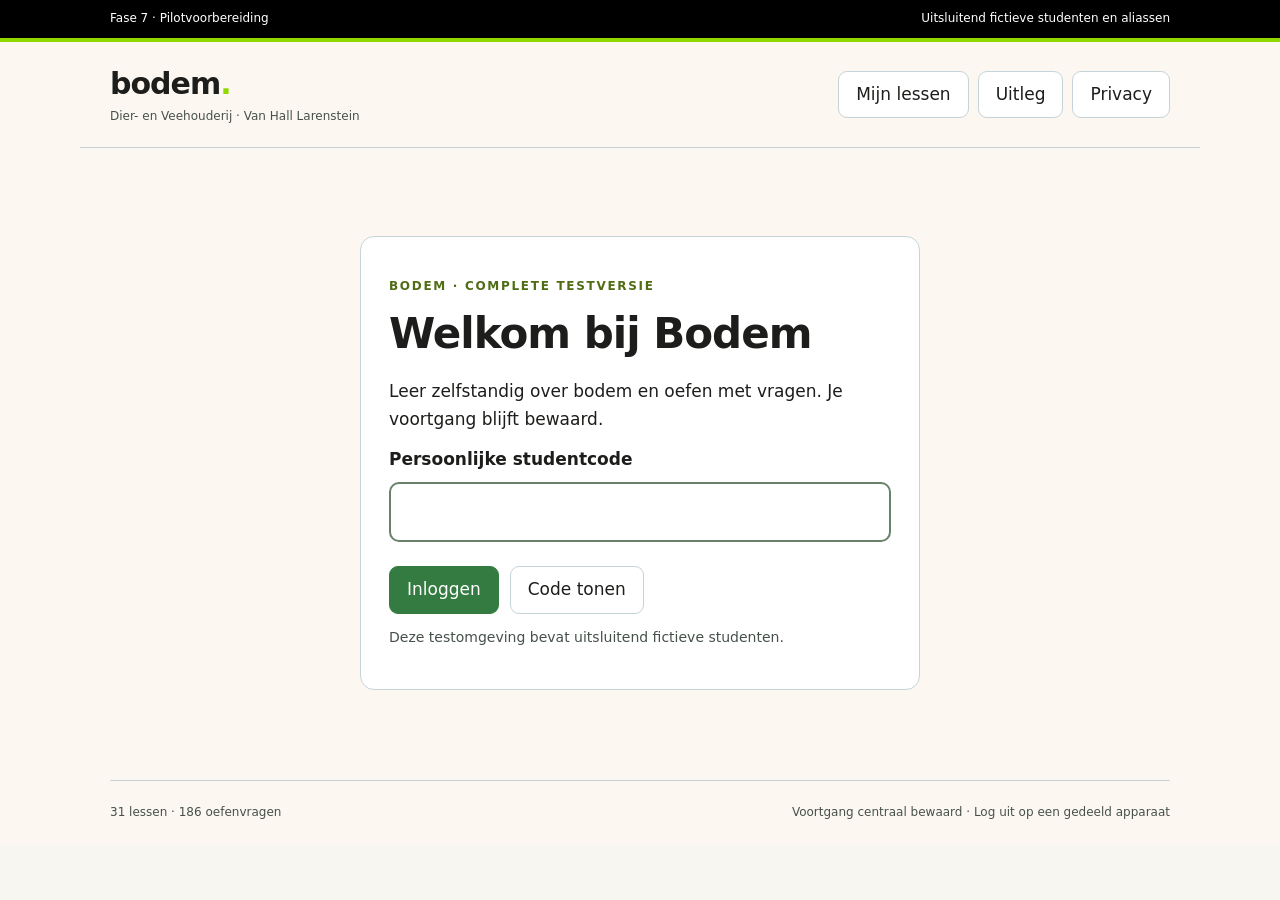
<file: index.html>
<!doctype html>
<html lang="nl">
<head>
  <meta charset="utf-8">
  <meta name="viewport" content="width=device-width,initial-scale=1">
  <meta name="color-scheme" content="light">
  <meta name="robots" content="noindex,nofollow">
  <meta name="referrer" content="no-referrer">
  <meta http-equiv="Content-Security-Policy" content="default-src 'self'; script-src 'self'; style-src 'self'; connect-src https://gxhcsgjbcxgrloxbnexn.supabase.co; img-src 'self' data:; font-src 'self'; base-uri 'self'; form-action 'self'; object-src 'none'">
  <meta name="description" content="Zelfstandig leren en oefenen over bodem voor eerstejaars Dier- en Veehouderij.">
  <title>Bodem · Leren en oefenen</title>
  <link rel="icon" href="data:,">
  <link rel="stylesheet" href="styles.css?v=20260925-4">
  <link rel="stylesheet" href="hvhl-theme.css?v=20260925-4">
  <script src="app.js?v=20260925-4" defer></script>
</head>
<body>
  <a class="skip" href="#main">Ga naar de inhoud</a>
  <div class="testbar"><span>Fase 7 · Pilotvoorbereiding</span><span>Uitsluitend fictieve studenten en aliassen</span></div>
  <header class="site-header">
    <a class="brand" href="#" data-action="dashboard" aria-label="Bodem startpagina">bodem<span>.</span><small>Dier- en Veehouderij · Van Hall Larenstein</small></a>
    <nav aria-label="Hoofdnavigatie"><button data-action="dashboard">Mijn lessen</button><button data-action="help">Uitleg</button><button data-action="privacy">Privacy</button><button data-action="logout" id="logout" hidden>Uitloggen</button></nav>
  </header>
  <p class="account" id="account"></p>
  <div id="notice" class="notice" role="status" hidden></div>
  <main id="main" tabindex="-1"></main>
  <footer><span>31 lessen · 186 oefenvragen</span><span>Voortgang centraal bewaard · Log uit op een gedeeld apparaat</span></footer>
  <dialog id="help-dialog" aria-labelledby="help-title"><h2 id="help-title">Zo werkt de app</h2><p>Kies een les, lees drie korte theoriekaarten en beantwoord daarna zes vragen. Na elk antwoord krijg je uitleg. Je eerste bevestigde antwoord bepaalt je eerste score; opnieuw oefenen verandert die score niet.</p><p>Een les krijgt de status <strong>Doorlopen</strong> als je de theorie hebt afgevinkt en alle zes vragen hebt beantwoord. Er is geen slaaggrens.</p><p>Je voortgang wordt centraal bewaard. Je kunt later met dezelfde persoonlijke code verdergaan, ook op een ander apparaat. Gebruik in deze test alleen fictieve gegevens.</p><button class="primary" data-action="close-help">Sluiten</button></dialog>
  <dialog id="privacy-dialog" aria-labelledby="privacy-title"><h2 id="privacy-title">Privacy in deze pilotvoorbereiding</h2><p>Deze omgeving gebruikt uitsluitend fictieve namen en pilot-aliassen. De app bewaart de alias, klas, lesvoortgang, bevestigde antwoorden en eerste scores. Codes worden niet leesbaar opgeslagen.</p><p>Voer geen echte naam, studentnummer, e-mailadres of andere persoonsgegevens in. Voor gebruik met echte studenten moeten HVHL, bewaartermijn, verantwoordelijk beheer, verwijdering en herstel van gegevens eerst formeel vastleggen.</p><p>Een studentsessie verloopt na acht uur. Uitloggen beëindigt de sessie direct; de lesvoortgang blijft bewaard.</p><button class="primary" data-action="close-privacy">Sluiten</button></dialog>
  <noscript><p>Schakel JavaScript in om de Bodem-app te gebruiken.</p></noscript>
</body>
</html>
</file>
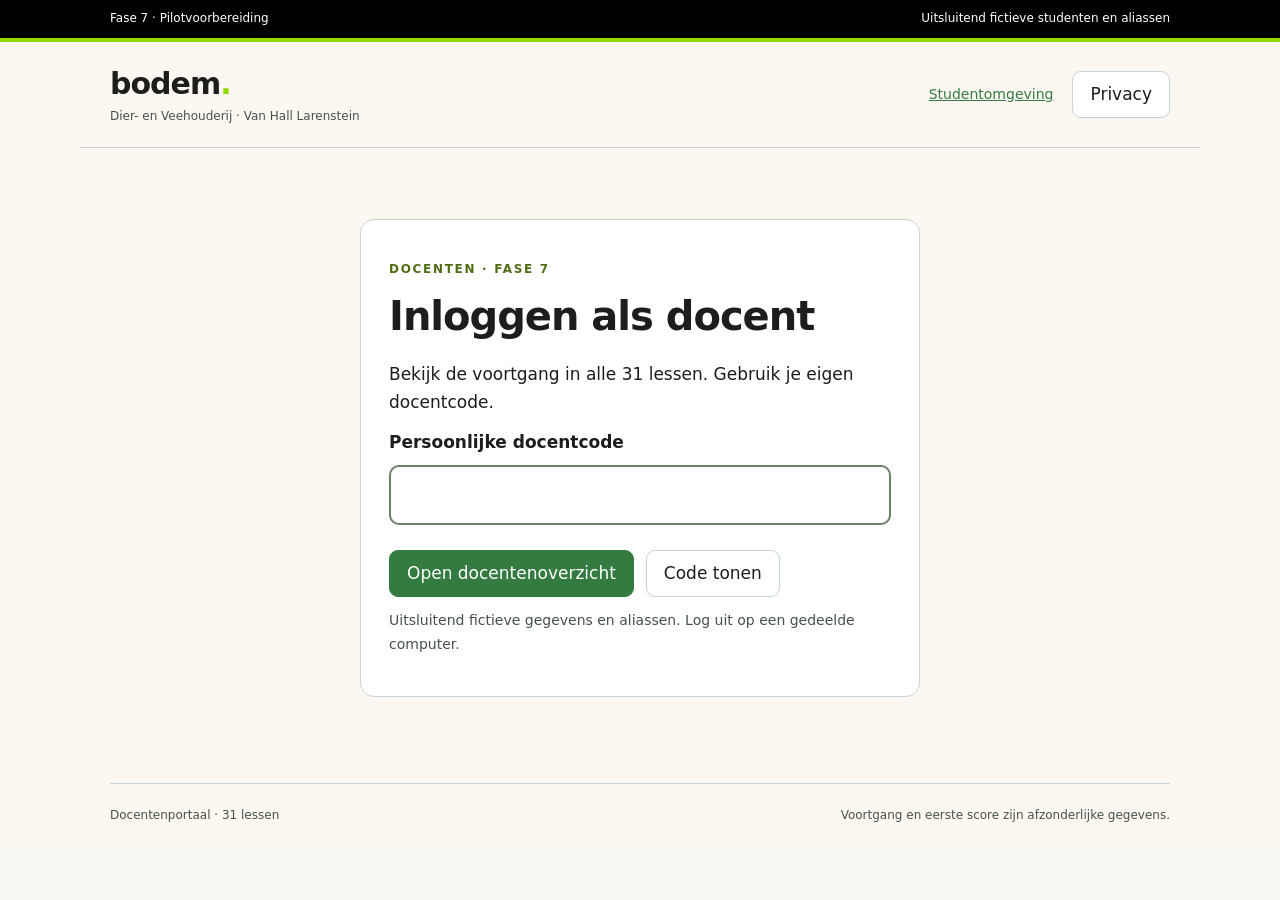
<file: docenten.html>
<!doctype html>
<html lang="nl"><head><meta charset="utf-8"><meta name="viewport" content="width=device-width,initial-scale=1"><meta name="color-scheme" content="light"><meta name="robots" content="noindex,nofollow"><meta name="referrer" content="no-referrer"><meta http-equiv="Content-Security-Policy" content="default-src 'self'; script-src 'self'; style-src 'self'; connect-src https://gxhcsgjbcxgrloxbnexn.supabase.co; img-src 'self' data:; font-src 'self'; base-uri 'self'; form-action 'self'; object-src 'none'"><meta name="description" content="Docentenoverzicht van de complete fictieve Bodem-testomgeving."><title>Bodem · Docenten</title><link rel="icon" href="data:,"><link rel="stylesheet" href="teacher-base.css"><link rel="stylesheet" href="teacher.css"><link rel="stylesheet" href="hvhl-theme.css"><script src="teacher.js" defer></script></head>
<body><a class="skip" href="#main">Ga naar het overzicht</a><div class="testbar"><span>Fase 7 · Pilotvoorbereiding</span><span>Uitsluitend fictieve studenten en aliassen</span></div><header class="site-header"><a class="brand" href="Bodem.html">bodem<span>.</span><small>Dier- en Veehouderij · Van Hall Larenstein</small></a><nav aria-label="Hoofdnavigatie"><a class="portal-link" href="Bodem.html">Studentomgeving</a><button data-action="privacy">Privacy</button><button id="logout" data-action="logout" hidden>Uitloggen</button></nav></header><p class="account" id="account"></p><div id="notice" class="notice" role="status" hidden></div><main id="main" tabindex="-1"></main><footer><span>Docentenportaal · 31 lessen</span><span>Voortgang en eerste score zijn afzonderlijke gegevens.</span></footer><dialog id="detail" aria-labelledby="detail-title"><div id="dialog-content"></div></dialog><dialog id="privacy-dialog" aria-labelledby="privacy-title"><h2 id="privacy-title">Privacy in deze pilotvoorbereiding</h2><p>Gebruik uitsluitend fictieve namen en pilot-aliassen. De app bewaart per alias de klas, lesvoortgang, bevestigde antwoorden en eerste scores. Codes worden niet leesbaar opgeslagen.</p><p>Voeg nog geen echte studenten toe. Voor echt gebruik moeten bewaartermijn, verantwoordelijk beheer, verwijdering, back-ups en de gekozen login met HVHL worden vastgelegd.</p><button class="primary" data-action="close-privacy">Sluiten</button></dialog><noscript><p>Schakel JavaScript in om het docentenportaal te gebruiken.</p></noscript></body></html>
</file>
<file: styles.css>
:root{font-family:system-ui,-apple-system,BlinkMacSystemFont,"Segoe UI",sans-serif;color:#223d30;background:#f7f6f0;line-height:1.65;font-size:17px;--accent:#28634b;--muted:#52695b;--line:#d5ded3;--paper:#fff;--pale:#e8efdf;--warm:#9f784c}
*{box-sizing:border-box}body{margin:0}button,input{font:inherit}button{background:#fff;border:1px solid var(--line);color:inherit;border-radius:9px;padding:11px 17px;line-height:1.4;cursor:pointer;min-height:46px}button:hover:not(:disabled){border-color:var(--accent);background:#f0f5ea}button.primary{color:#fff;background:var(--accent);border-color:var(--accent)}button.primary:hover:not(:disabled){background:#204f3c}button:disabled{opacity:.58;cursor:default}button:focus-visible,a:focus-visible,input:focus-visible{outline:3px solid #bb731d;outline-offset:3px}a{color:var(--accent)}[hidden]{display:none!important}.skip{position:absolute;left:12px;top:-100px;z-index:20;background:white;padding:12px}.skip:focus{top:12px}.testbar{background:#e8ecdf;display:flex;justify-content:space-between;gap:10px;flex-wrap:wrap;padding:9px max(24px,calc((100% - 1060px)/2));font-size:12px;color:#47604b}.site-header{max-width:1120px;padding:24px 30px;margin:auto;display:flex;justify-content:space-between;gap:20px;align-items:center;border-bottom:1px solid var(--line)}.brand{text-decoration:none;color:#203d30;font-size:30px;line-height:1.2;font-weight:700;letter-spacing:-1px}.brand span{color:var(--warm)}.brand small{display:block;color:var(--muted);font-weight:400;font-size:12px;letter-spacing:0;margin-top:7px}nav{display:flex;gap:9px;flex-wrap:wrap}main{max-width:1060px;margin:auto;padding:38px 28px 56px;min-height:65vh}#main:focus{outline:none}h1{font-size:clamp(28px,4.5vw,42px);font-weight:650;line-height:1.2;letter-spacing:-1px;margin:9px 0 18px}h2{font-size:25px;line-height:1.35;font-weight:600;margin:0 0 14px}h3{font-size:19px;line-height:1.4;margin:12px 0}p{margin:12px 0}.kicker{text-transform:uppercase;letter-spacing:1.7px;font-size:12px;color:var(--muted);font-weight:650}.muted{color:var(--muted);font-size:14px}.account{font-size:.85rem;color:#426347;max-width:1060px;margin:16px auto 0;padding:0 28px}.notice{margin:18px auto;max-width:1004px;background:#fff3de;padding:14px 20px;border-left:4px solid #996123;font-size:14px}.hero{background:#e6edde;border-radius:16px;padding:28px;margin:24px 0}.hero-grid{display:grid;grid-template-columns:2fr 1fr;gap:28px;align-items:center}.hero-stats{display:grid;grid-template-columns:1fr 1fr;gap:10px}.hero-stats div{background:#fff8;border-radius:10px;padding:14px}.hero-stats strong{display:block;font-size:27px}.panel{background:#fff;border:1px solid var(--line);border-radius:14px;padding:28px;max-width:850px;margin:auto}.block{margin-top:34px}.block-head{display:flex;justify-content:space-between;align-items:end;gap:15px;border-bottom:1px solid var(--line);margin-bottom:14px}.block-head h2{margin-bottom:8px}.lesson-grid{display:grid;grid-template-columns:repeat(2,minmax(0,1fr));gap:13px}.lesson-card{display:block;width:100%;text-align:left;padding:18px;background:#fff;border-radius:12px;min-height:132px}.lesson-card strong{display:block;font-size:18px;margin:5px 0}.lesson-card small{color:var(--muted)}.lesson-card .status{display:inline-block;border-radius:20px;background:#edf1e8;padding:2px 8px;font-size:12px}.lesson-card .status.done{background:#dcebd9}.lesson-card .status.busy{background:#fff0d9}.lesson-top{display:flex;justify-content:space-between;align-items:start;gap:12px}.badge{display:inline-block;background:#e8efdf;padding:4px 10px;border-radius:20px;font-size:12px}.actions{display:flex;flex-wrap:wrap;gap:11px;margin-top:24px}.statusline{display:flex;flex-wrap:wrap;justify-content:space-between;gap:10px;color:var(--muted);font-size:14px}.progress{height:7px;background:#dce4d7;border-radius:5px;overflow:hidden;margin:10px 0 25px}.progress span{height:100%;display:block;background:var(--accent)}.steps{display:flex;gap:10px;list-style:none;padding:0;margin:20px 0;color:var(--muted);font-size:13px}.steps li{flex:1;border-top:3px solid #dce4d7;padding-top:6px}.steps li.current{color:#234f39;border-color:var(--accent);font-weight:600}.steps li.finished{border-color:#91ac79}fieldset{border:0;padding:0;margin:0;min-width:0}legend{font-size:24px;line-height:1.4;font-weight:600;margin-bottom:20px;padding:0;width:100%}.options{display:grid;gap:12px}.option{display:flex;align-items:flex-start;gap:14px;border:1px solid var(--line);border-radius:9px;padding:17px;cursor:pointer;background:#fff;line-height:1.5}.option input{width:18px;height:18px;accent-color:var(--accent);flex:none;margin-top:5px}.option .letter{font-weight:650;flex:none}.option:has(input:checked){background:#eaf2e4;border:2px solid var(--accent);padding:16px}.option:has(input:focus-visible){outline:3px solid #bb731d;outline-offset:3px}.option.locked{cursor:default}.feedback{border-left:4px solid #28634b;background:#eff5e9;padding:18px;margin-top:24px}.feedback.wrong{border-color:#9b6224;background:#fff5e6}.feedback h3{margin-top:0}.score{font-size:54px;line-height:1.2;font-weight:650;margin:15px 0}.score small{font-size:18px;font-weight:400}.result-grid{display:grid;grid-template-columns:1fr 1fr;gap:15px}.result-grid>div{background:#f2f4ed;border-radius:10px;padding:18px}.review-list{margin-top:25px}.review{padding:16px 0;border-top:1px solid var(--line)}.review p{margin:6px 0}.login{max-width:560px;margin:2rem auto}.login label{display:block;font-weight:700;margin-bottom:.5rem}.login input{width:100%;padding:14px;border:2px solid #68816b;border-radius:10px}.empty{background:#fff;border:1px dashed #a9bda8;border-radius:12px;padding:28px}footer{max-width:1060px;margin:auto;border-top:1px solid var(--line);padding:22px 0;display:flex;justify-content:space-between;gap:12px;flex-wrap:wrap;font-size:12px;color:var(--muted)}dialog{border:1px solid var(--line);border-radius:16px;background:var(--paper);color:#223d30;max-width:700px;width:calc(100% - 32px);padding:30px;max-height:90vh;overflow:auto}dialog::backdrop{background:#152b2266}[aria-busy=true]{cursor:wait}
@media(max-width:720px){.site-header{padding:20px;flex-direction:column;align-items:flex-start}.testbar{padding:9px 20px}main{padding:26px 18px 40px}.panel,.hero{padding:20px}.hero-grid,.lesson-grid,.result-grid{grid-template-columns:1fr}.hero-stats{grid-template-columns:1fr 1fr}.steps{font-size:12px;gap:6px}.option{padding:14px;gap:10px}.option:has(input:checked){padding:13px}footer{margin:0 20px}dialog{padding:22px}.actions>button{max-width:100%}.block-head{align-items:start;flex-direction:column;gap:0}.account{padding:0 20px}}
@media(max-width:390px){.hero-stats{grid-template-columns:1fr}.actions button{width:100%}}
.question-table{overflow-x:auto;margin:0 0 22px;border:1px solid var(--line);border-radius:10px;background:#fbfcf8}.question-table:focus-visible{outline:3px solid #bb731d;outline-offset:3px}.question-table table{width:100%;min-width:100%;border-collapse:collapse;text-align:left}.question-table caption{padding:12px 15px;background:var(--pale);font-weight:650;text-align:left}.question-table th,.question-table td{padding:11px 15px;border-top:1px solid var(--line)}.question-table thead th{color:#314f3b;background:#f2f5ed}.question-table tbody th{font-weight:650}
</file>
<file: hvhl-theme.css>
/* Kleuren afgeleid van de publiek gebruikte HVHL-huisstijl, september 2026. */
:root{
  --accent:#337b40;
  --muted:#46514a;
  --line:#c5d4d9;
  --paper:#fff;
  --pale:rgba(145,216,0,.2);
  --lime:#91d800;
  --lime-soft:#d7f1a3;
  --cream:#fcf8f1;
  --orange:#ff7300;
  --focus:#8e4306;
  --orange-soft:#fdddc1;
  --ink:#1d1d1b;
}
body{color:var(--ink);background:var(--cream)}
.testbar{background:#000;color:#fff;border-bottom:4px solid var(--lime)}
.brand{color:var(--ink)}.brand span{color:var(--lime)}.brand small{color:#46514a}
button.primary{background:var(--accent);border-color:var(--accent);color:#fff}
button.primary:hover:not(:disabled){background:#245d30}
button:focus-visible,a:focus-visible,input:focus-visible,select:focus-visible,summary:focus-visible{outline-color:var(--focus)}
.hero,.stat{background:var(--pale)}
.badge,.lesson-card .status.done,.summary-bar span{background:var(--lime-soft);color:var(--ink)}
.lesson-card .status.busy,.warning{background:var(--orange-soft);color:#6f3506}
.progress span{background:var(--accent)}
.option:has(input:checked){background:var(--pale);border-color:var(--accent)}
.feedback{background:var(--pale);border-color:var(--accent)}
.feedback.wrong{background:var(--orange-soft);border-color:var(--orange)}
.kicker{color:#506d16}
th{background:var(--pale)}
</file>
<file: teacher-base.css>
:root{font-family:system-ui,-apple-system,BlinkMacSystemFont,"Segoe UI",sans-serif;color:#223d30;background:#f7f6f0;line-height:1.65;font-size:17px;--accent:#28634b;--muted:#52695b;--line:#d5ded3;--paper:#fff;--pale:#e8efdf}
*{box-sizing:border-box}body{margin:0}button,input{font:inherit}button{background:#fff;border:1px solid var(--line);color:inherit;border-radius:9px;padding:11px 17px;line-height:1.4;cursor:pointer;min-height:46px}button:hover:not(:disabled){border-color:var(--accent);background:#f0f5ea}button.primary{color:#fff;background:var(--accent);border-color:var(--accent)}button.primary:hover:not(:disabled){background:#204f3c}button:disabled{opacity:.58;cursor:default}button:focus-visible,a:focus-visible,summary:focus-visible{outline:3px solid #bb731d;outline-offset:4px}a{color:var(--accent)}.skip{position:absolute;left:12px;top:-100px;z-index:20;background:white;padding:12px}.skip:focus{top:12px}.testbar{background:#e8ecdf;display:flex;justify-content:space-between;gap:10px;flex-wrap:wrap;padding:9px max(24px,calc((100% - 1060px)/2));font-size:12px;color:#47604b}.site-header{max-width:1120px;padding:24px 30px;margin:auto;display:flex;justify-content:space-between;gap:20px;align-items:center;border-bottom:1px solid var(--line)}.brand{text-decoration:none;color:#203d30;font-size:30px;line-height:1.2;font-weight:700;letter-spacing:-1px}.brand span{color:#9f784c}.brand small{display:block;color:var(--muted);font-weight:400;font-size:12px;letter-spacing:0;margin-top:7px}nav{display:flex;gap:9px;flex-wrap:wrap}main{max-width:900px;margin:auto;padding:38px 28px 52px;min-height:65vh}h1{font-size:clamp(28px,4.5vw,40px);font-weight:650;line-height:1.2;letter-spacing:-1px;margin:10px 0 20px}h2{font-size:25px;line-height:1.35;font-weight:600;margin:0 0 16px}h3{font-size:19px;line-height:1.4;margin:12px 0}p{margin:12px 0}.kicker{text-transform:uppercase;letter-spacing:1.7px;font-size:12px;color:var(--muted);font-weight:600}.muted{color:var(--muted);font-size:14px}.hero{background:#e6edde;border-radius:16px;padding:28px;margin:28px 0}.hero h2{max-width:580px}.tag{background:#fff;border:1px solid var(--line);border-radius:6px;font-size:12px;padding:4px 9px;display:inline-block}.panel{background:#fff;border:1px solid var(--line);border-radius:14px;padding:28px}.actions{display:flex;flex-wrap:wrap;gap:12px;margin-top:25px}.statusline{display:flex;flex-wrap:wrap;justify-content:space-between;gap:10px;color:var(--muted);font-size:14px;margin-bottom:10px}.progress{height:7px;background:#dce4d7;border-radius:5px;overflow:hidden;margin:10px 0 25px}.progress span{height:100%;display:block;background:var(--accent)}.steps{display:flex;gap:10px;list-style:none;padding:0;margin:20px 0;color:var(--muted);font-size:13px}.steps li{flex:1;border-top:3px solid #dce4d7;padding-top:6px}.steps li.current{color:#234f39;border-color:var(--accent);font-weight:600}.steps li.finished{border-color:#91ac79}fieldset{border:0;padding:0;margin:0;min-width:0}legend{font-size:24px;line-height:1.4;font-weight:600;margin-bottom:20px;padding:0;width:100%}.options{display:grid;gap:12px}.option{display:flex;align-items:center;gap:14px;border:1px solid var(--line);border-radius:9px;padding:17px;cursor:pointer;background:#fff;line-height:1.5}.option input{width:18px;height:18px;accent-color:var(--accent);flex:none}.option .letter{font-weight:650;flex:none}.option:has(input:checked){background:#eaf2e4;border:2px solid var(--accent);padding:16px}.option:has(input:focus-visible){outline:3px solid #bb731d;outline-offset:3px}.option.locked{cursor:default}.option.correct{border-color:#28634b}.feedback{border-left:4px solid #28634b;background:#eff5e9;padding:18px;margin-top:24px}.feedback.wrong{border-color:#9b6224;background:#fff5e6}.feedback h3{margin-top:0}.source{font-size:13px;color:var(--muted);overflow-wrap:anywhere}details{margin-top:18px}summary{cursor:pointer;min-height:44px;padding:9px 0}.particles{display:flex;align-items:flex-end;justify-content:space-around;gap:16px;padding:20px 0}.particle{text-align:center;flex:1;min-width:0}.dot{border-radius:50%;background:#ab7c50;margin:0 auto 14px}.particle small{display:block;color:var(--muted);font-size:13px}figure{background:#f4f4ec;padding:20px;border-radius:10px;margin:22px 0}figcaption{font-size:13px;color:var(--muted);margin-top:15px}.stack{display:flex;border-radius:7px;overflow:hidden;height:48px;color:white}.stack span{display:flex;align-items:center;justify-content:center;font-size:15px}.score{font-size:56px;line-height:1.2;font-weight:650;margin:15px 0}.score small{font-size:18px;font-weight:400}.result-grid{display:grid;grid-template-columns:1fr 1fr;gap:18px}.review{padding:18px 0;border-top:1px solid var(--line)}.review p{margin:7px 0}.notice{margin:18px auto;max-width:844px;background:#fff3de;padding:14px 20px;border-left:4px solid #996123;font-size:14px}.storage-state{font-size:12px;color:var(--muted);margin-top:22px}.curriculum{display:grid;grid-template-columns:repeat(3,1fr);gap:10px;font-size:14px;color:var(--muted)}.curriculum div{padding:12px 0;border-top:1px solid var(--line)}footer{max-width:1060px;margin:auto;border-top:1px solid var(--line);padding:22px 0;display:flex;justify-content:space-between;gap:12px;flex-wrap:wrap;font-size:12px;color:var(--muted)}dialog{border:1px solid var(--line);border-radius:16px;background:var(--paper);color:#223d30;max-width:700px;width:calc(100% - 32px);padding:30px;max-height:90vh;overflow:auto}dialog::backdrop{background:#152b2266}#main:focus{outline:none}#figure-dialog .dot{transform:scale(1.2);transform-origin:bottom center}#figure-dialog .particles{padding-top:36px}.text-button{background:transparent;border-color:transparent;color:var(--accent);padding-left:0}.only-screenreader{position:absolute;width:1px;height:1px;overflow:hidden;clip-path:inset(50%)}[hidden]{display:none!important}
@media(max-width:620px){.site-header{padding:20px;flex-direction:column;align-items:flex-start}.testbar{padding:9px 20px}main{padding:26px 18px 36px}.panel,.hero{padding:20px}legend{font-size:21px}.result-grid,.curriculum{grid-template-columns:1fr}.steps{font-size:12px;gap:6px}figure{padding:14px}.particles{gap:8px}.option{padding:14px;gap:10px}.option:has(input:checked){padding:13px}footer{margin:0 20px}dialog{padding:22px}.actions>button{max-width:100%}}
@media(prefers-reduced-motion:no-preference){.progress span{transition:width .2s ease}}

.login{max-width:560px;margin:2rem auto}.login label{display:block;font-weight:700;margin-bottom:.5rem}.login input{width:100%;box-sizing:border-box;padding:14px;font:inherit;border:2px solid #68816b;border-radius:10px}.login input:focus{outline:3px solid #d6ac54;outline-offset:3px}.account{font-size:.85rem;color:#426347;max-width:900px;margin:16px auto 0;padding:0 28px}.notice:empty{display:none}[aria-busy=true]{cursor:wait}
</file>
<file: teacher.css>
main{max-width:1120px}.account{max-width:1120px}.portal-link{display:inline-flex;align-items:center;padding:10px;font-size:14px}.toolbar{display:flex;flex-wrap:wrap;gap:12px;align-items:center;justify-content:space-between}.toolbar h1{margin-bottom:10px}.filters{display:grid;grid-template-columns:2fr 1fr 1fr 1fr;gap:16px;margin:24px 0}.filters label,.edit-form label{display:block;font-size:14px;font-weight:650;margin-bottom:6px}input,select{max-width:100%;min-width:0;border:1px solid #a6b7a7;border-radius:8px;background:white;color:#223d30;padding:12px;font:inherit;min-height:46px}.filters input,.filters select,.edit-form input{width:100%}input:focus-visible,select:focus-visible{outline:3px solid #bb731d;outline-offset:3px}.stats{display:grid;grid-template-columns:repeat(3,1fr);gap:12px}.stat{background:#e6edde;border-radius:12px;padding:18px}.stat strong{font-size:28px;display:block}.stat span{font-size:14px}.table-wrap{margin:20px 0;border:1px solid var(--line);border-radius:12px;background:white;overflow:hidden}table{border-collapse:collapse;width:100%;font-size:14px}caption{text-align:left;padding:18px;font-weight:600}th,td{text-align:left;vertical-align:top;padding:14px 12px;border-top:1px solid var(--line);overflow-wrap:anywhere}th{background:#eef2e9;font-weight:600}td:first-child{font-weight:650;max-width:230px}td small{font-weight:400;display:block}.badge{display:inline-block;border:1px solid #bbcbb8;border-radius:6px;padding:3px 7px;font-size:13px}.blocked{color:#813823;border-color:#d6b3a6;background:#fff5f0}.table-wrap button{font-size:14px;padding:8px 12px}.empty{background:#fff;border:1px dashed #a9bda8;border-radius:12px;padding:28px;margin:20px 0}.detail-grid{display:grid;grid-template-columns:1fr 1fr;gap:8px 20px}.detail-grid dt{font-size:14px;color:var(--muted)}.detail-grid dd{margin:0 0 10px;font-weight:600;overflow-wrap:anywhere}.edit-form .field{margin:20px 0}.warning{border-left:4px solid #996123;background:#fff3de;padding:14px 18px}.error{color:#822c24}.issued{width:100%;font-family:ui-monospace,monospace;font-size:15px;margin:12px 0}.dialog-message:empty{display:none}dialog .actions{margin-bottom:6px}.muted strong{color:#223d30}.detail-grid div{min-width:0}.login{margin-top:1rem}button.danger{border-color:#9b3a28;color:#842e20}.row-note{font-size:12px;font-weight:400}.tagline{max-width:760px}.filter-count{font-size:14px;color:var(--muted)}
@media(max-width:800px){.filters{grid-template-columns:1fr 1fr}table,tbody,tr,td{display:block}thead{display:none}caption{display:block}tr{padding:16px;border-top:1px solid var(--line)}td{border:0;padding:5px 0;max-width:none!important;display:grid;grid-template-columns:110px 1fr;gap:12px}td::before{content:attr(data-label);font-weight:400;color:var(--muted)}td:last-child{display:block;padding-top:12px}.table-wrap{overflow:visible}.table-wrap button{width:100%}}
@media(max-width:480px){.filters{grid-template-columns:1fr}.stats{gap:8px}.stat{padding:12px}.stat strong{font-size:24px}.stat span{font-size:12px}.detail-grid{grid-template-columns:1fr}.toolbar>div.actions{margin-top:5px}.filters{gap:12px}td{grid-template-columns:95px 1fr}.account{padding:0 20px}.issued{font-size:13px}.actions button{width:100%}}
.lesson-detail{margin-top:22px}.lesson-detail table{font-size:13px}.summary-bar{display:flex;flex-wrap:wrap;gap:8px;margin:12px 0}.summary-bar span{background:#edf1e8;border-radius:20px;padding:4px 10px;font-size:13px}.scroll-table{max-height:48vh;overflow:auto;border:1px solid var(--line);border-radius:10px}.scroll-table table{margin:0}.filter-note{font-size:13px;color:var(--muted)}
</file>
